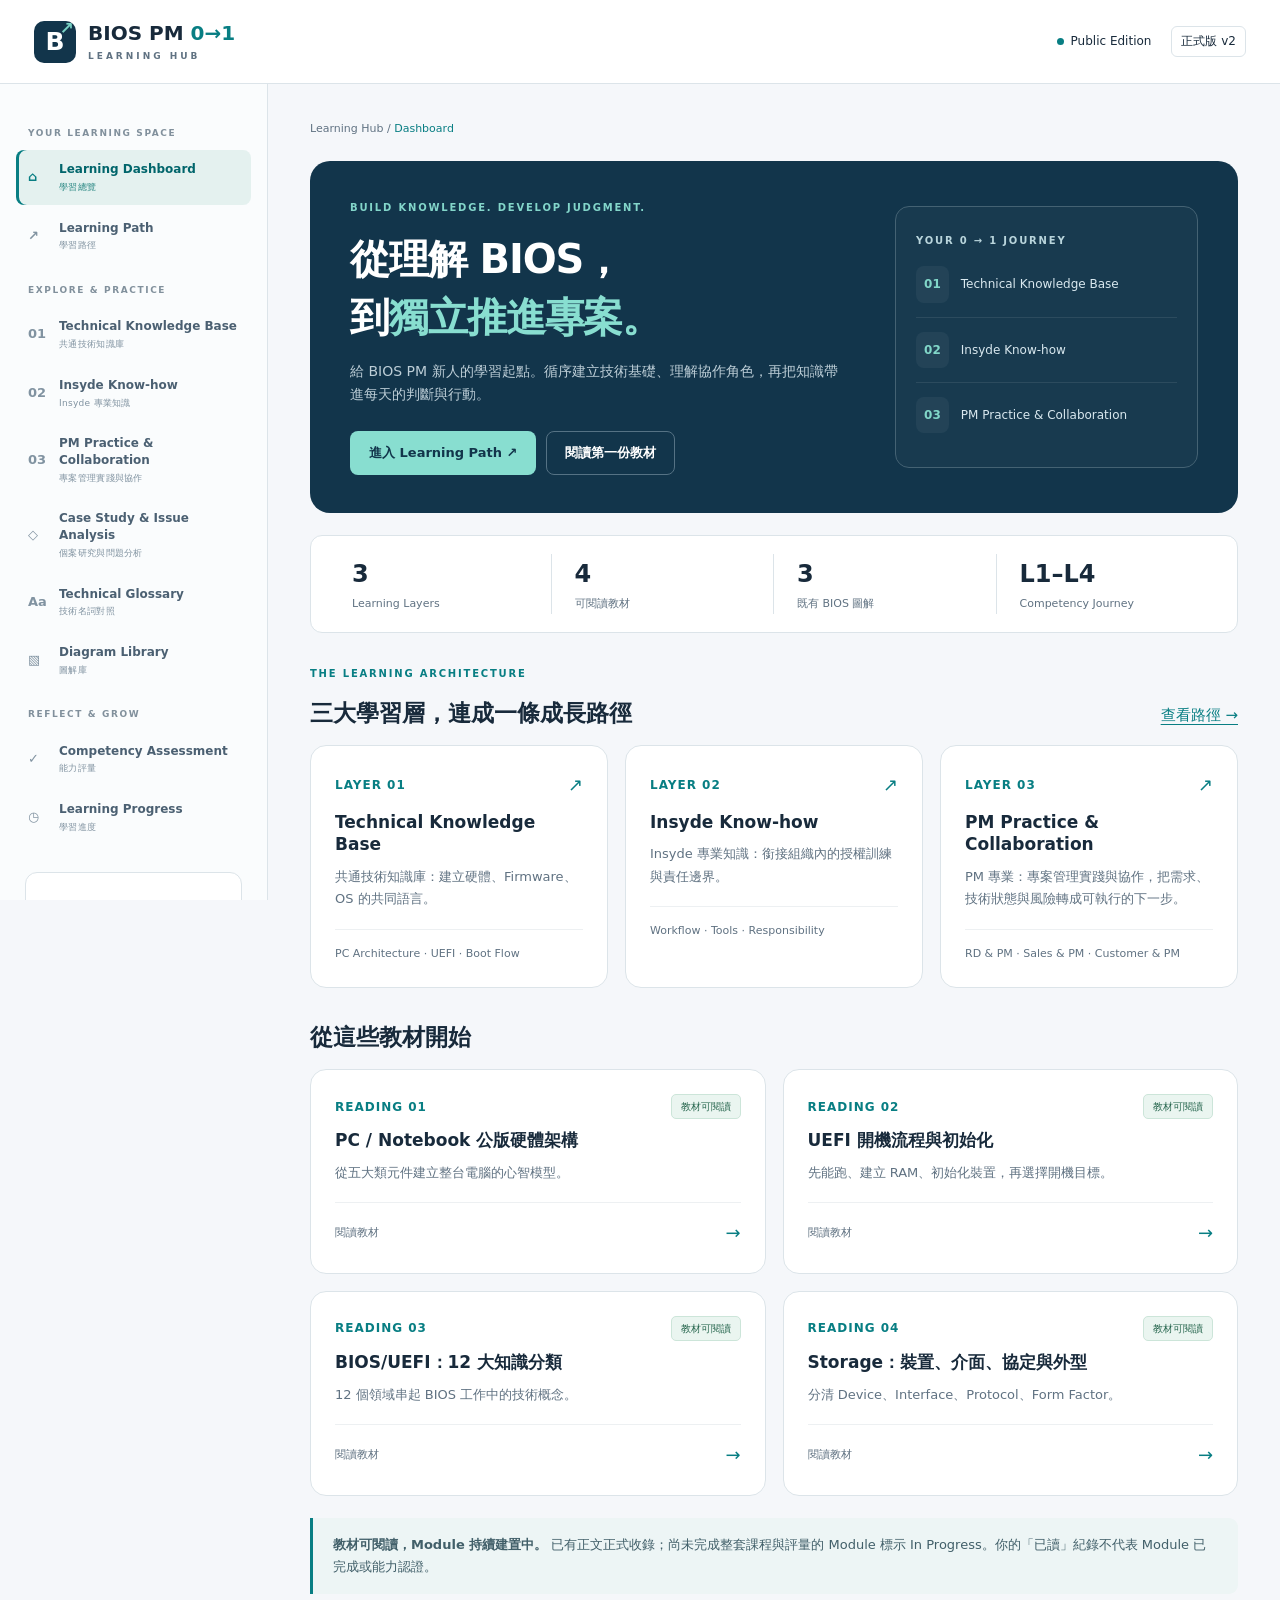
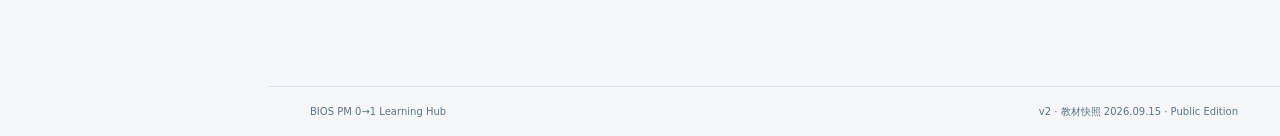
<file: index.html>
<!doctype html>
<html lang="zh-Hant">
<head>
<meta charset="utf-8">
<meta name="viewport" content="width=device-width, initial-scale=1">
<meta name="description" content="BIOS PM 0→1 Learning Hub：從硬體與 UEFI 基礎，到 PM 協作、實務與能力評量。">
<meta name="google" content="notranslate">
<title>BIOS PM 0→1 Learning Hub · v2</title>
<link rel="stylesheet" href="assets/styles.css">
<style>nav a b{display:block;font-weight:700}nav a small{display:block;font-size:9px;font-weight:500;color:#8193a1;margin-top:3px;letter-spacing:.3px}nav a.active small,nav a:hover small{color:#2e8a86}@media(max-width:820px){nav a small{display:none}}</style>
<script defer src="assets/content.js"></script>
<script defer src="assets/app.js"></script>
</head>
<body class="notranslate">
<a class="skip" href="#main" data-scroll="main">跳到主要內容</a>
<header><a class="brand" href="#home"><span class="brandmark">B<span>↗</span></span><span>BIOS PM <b>0→1</b><small>LEARNING HUB</small></span></a><div class="header-right"><span class="public-dot">Public Edition</span><span class="version">正式版 v2</span></div></header>
<div class="shell">
<aside><nav aria-label="主要導覽">
<p class="navlabel">YOUR LEARNING SPACE</p>
<a href="#home" data-nav="home"><span>⌂</span><b>Learning Dashboard<small>學習總覽</small></b></a>
<a href="#path" data-nav="path"><span>↗</span><b>Learning Path<small>學習路徑</small></b></a>
<p class="navlabel">EXPLORE &amp; PRACTICE</p>
<a href="#knowledge" data-nav="knowledge"><span>01</span><b>Technical Knowledge Base<small>共通技術知識庫</small></b></a>
<a href="#insyde" data-nav="insyde"><span>02</span><b>Insyde Know-how<small>Insyde 專業知識</small></b></a>
<a href="#practice" data-nav="practice"><span>03</span><b>PM Practice &amp; Collaboration<small>專案管理實踐與協作</small></b></a>
<a href="#cases" data-nav="cases"><span>◇</span><b>Case Study &amp; Issue Analysis<small>個案研究與問題分析</small></b></a>
<a href="#glossary" data-nav="glossary"><span>Aa</span><b>Technical Glossary<small>技術名詞對照</small></b></a>
<a href="#diagrams" data-nav="diagrams"><span>▧</span><b>Diagram Library<small>圖解庫</small></b></a>
<p class="navlabel">REFLECT &amp; GROW</p>
<a href="#assessment" data-nav="assessment"><span>✓</span><b>Competency Assessment<small>能力評量</small></b></a>
<a href="#progress" data-nav="progress"><span>◷</span><b>Learning Progress<small>學習進度</small></b></a>
</nav><div class="side-note"><span class="tiny">LEARNING PRINCIPLE</span><p>先理解正常流程，<br>再練習判斷問題。</p><small>Know the flow. Find the next step.</small></div></aside>
<main id="main" tabindex="-1"></main>
</div>
<div id="toast" role="status" aria-live="polite"></div>
<noscript><p class="noscript">請開啟 JavaScript 以使用課程、搜尋與評量功能。</p></noscript>
<footer>BIOS PM 0→1 Learning Hub <span>v2 · 教材快照 2026.09.15 · Public Edition</span></footer>
</body>
</html>
</file>
<file: assets/styles.css>
:root{--bg:#f5f7fa;--surface:#fff;--ink:#182a3b;--muted:#607282;--line:#dce4e9;--teal:#087e83;--navy:#12354b;--soft:#eaf5f3;--amber:#956014;--radius:16px}*{box-sizing:border-box}html{scroll-behavior:smooth}body{margin:0;color:var(--ink);background:var(--bg);font-family:"Segoe UI","Microsoft JhengHei",system-ui,sans-serif;font-size:15px;line-height:1.7}a{color:var(--teal);text-underline-offset:4px}button,input,select,textarea{font:inherit}button,a,input,select,textarea{-webkit-tap-highlight-color:transparent}button{cursor:pointer}button:disabled{cursor:default;opacity:.5}:focus-visible{outline:3px solid #dd9f2a;outline-offset:4px}header{height:84px;background:#fff;border-bottom:1px solid var(--line);display:flex;align-items:center;justify-content:space-between;padding:0 34px;position:sticky;top:0;z-index:10}.brand{display:flex;align-items:center;gap:12px;color:var(--ink);text-decoration:none;font-size:20px;font-weight:700;line-height:1.2}.brand b{color:var(--teal)}.brand small{display:block;font-size:9px;letter-spacing:3px;margin-top:6px;color:var(--muted)}.brandmark{background:var(--navy);border-radius:10px;color:white;display:grid;place-items:center;width:42px;height:42px;position:relative;font-size:25px}.brandmark span{position:absolute;right:2px;top:-3px;font-size:17px;color:#79d2c4}.header-right{display:flex;gap:20px;align-items:center;font-size:12px}.public-dot:before{content:"";display:inline-block;width:7px;height:7px;background:var(--teal);border-radius:50%;margin-right:7px}.version{border:1px solid var(--line);border-radius:6px;padding:4px 9px}.shell{display:grid;grid-template-columns:268px minmax(0,1fr);min-height:calc(100vh - 134px)}aside{border-right:1px solid var(--line);padding:22px 16px;background:#fafcfd;position:sticky;top:84px;height:calc(100vh - 84px);overflow:auto}nav a{display:flex;align-items:center;gap:10px;text-decoration:none;padding:11px 12px;font-size:12px;font-weight:600;line-height:1.4;color:#4b6072;border-radius:8px;margin-bottom:4px}nav a span{font-size:13px;min-width:21px;color:#8193a1}nav a.active,nav a:hover{background:#e4f1ef;color:#00656b}nav a.active{box-shadow:inset 3px 0 var(--teal)}nav a.active span{color:var(--teal)}.navlabel{font-size:9px;letter-spacing:1.6px;color:#81909c;margin:20px 12px 9px;font-weight:700}.side-note{border:1px solid var(--line);border-radius:12px;padding:18px;margin:28px 9px 12px;background:white}.side-note p{margin:7px 0;font-weight:600;font-size:14px}.side-note small{font-size:9px;color:var(--muted)}.tiny,.eyebrow{font-size:10px;letter-spacing:1.8px;font-weight:700;color:var(--teal)}main{padding:36px 42px 70px;max-width:1500px;width:100%;margin:auto;align-self:start}.breadcrumb{font-size:11px;color:var(--muted);margin-bottom:22px}.breadcrumb span{color:var(--teal)}h1,h2,h3,h4{line-height:1.35}h1{font-size:36px;letter-spacing:-1.1px;margin:10px 0 16px}h2{font-size:23px;margin:0 0 12px}h3{font-size:17px;margin:10px 0}p{margin:8px 0 16px}.muted{color:var(--muted)}.hero{background:var(--navy);border-radius:20px;padding:38px 40px;color:white;display:grid;grid-template-columns:1.35fr .8fr;gap:34px;overflow:hidden}.hero .eyebrow{color:#83d6ca}.hero h1{font-size:40px;line-height:1.45;margin:14px 0}.hero p{color:#bdced7;font-size:14px;max-width:490px}.hero .accent{color:#88ded0}.actions{display:flex;flex-wrap:wrap;gap:10px;margin-top:24px}.btn{display:inline-block;border:1px solid transparent;border-radius:8px;background:var(--teal);color:white;padding:10px 18px;text-decoration:none;font-size:13px;font-weight:600}.btn:hover{filter:brightness(.95)}.btn.light{background:#88ded0;color:#12354b}.btn.secondary{background:white;color:var(--ink);border-color:var(--line)}.hero .btn.secondary{background:transparent;color:#fff;border-color:#557284}.hero-map{align-self:center;border:1px solid #446273;border-radius:14px;padding:20px;background:#ffffff06}.hero-map .tiny{color:#b9d5dc}.journey-item{display:flex;align-items:center;gap:12px;padding:14px 0;border-bottom:1px solid #ffffff16;font-size:12px;color:#d9e8ef}.journey-item:last-child{border:0}.journey-item b{font-size:12px;color:#81d6c8;background:#ffffff0c;border-radius:8px;padding:8px}.metrics{display:grid;grid-template-columns:repeat(4,1fr);margin:22px 0 32px;background:#fff;border:1px solid var(--line);border-radius:12px;padding:18px}.metric{border-right:1px solid var(--line);padding:0 23px}.metric:last-child{border:0}.metric strong{font-size:24px;margin-right:8px;font-weight:700}.metric span{font-size:11px;color:var(--muted);display:block}.section{margin-top:34px}.section-heading{display:flex;align-items:end;justify-content:space-between;gap:14px;margin:0 0 16px}.section-heading h2{margin:0}.section-heading p{margin:0;font-size:12px}.grid{display:grid;grid-template-columns:repeat(2,minmax(0,1fr));gap:17px}.grid.three{grid-template-columns:repeat(3,minmax(0,1fr))}.card{border:1px solid var(--line);background:white;border-radius:var(--radius);padding:24px;min-width:0}.card-link{text-decoration:none;color:var(--ink);display:block;transition:transform .15s,border-color .15s}.card-link:hover{transform:translateY(-3px);border-color:#6cb9af}.card p{font-size:13px;color:var(--muted)}.card-top{display:flex;justify-content:space-between;align-items:center;gap:12px}.index{font-size:12px;letter-spacing:1px;font-weight:700;color:var(--teal)}.badge{font-size:10px;padding:3px 9px;white-space:nowrap;display:inline-block;border-radius:5px;background:#fff3dd;color:#80500b;border:1px solid #efdcbc}.badge.ready{background:#eaf5f0;color:#28674f;border-color:#cce5d9}.badge.neutral{background:#f1f4f6;color:#526475;border-color:#dce4e9}.card-foot{display:flex;justify-content:space-between;align-items:center;border-top:1px solid #edf0f2;padding-top:15px;margin-top:18px;font-size:11px;color:var(--muted)}.arrow{color:var(--teal);font-size:18px}.note{background:#edf5f5;border-left:3px solid var(--teal);padding:16px 20px;font-size:13px;border-radius:0 9px 9px 0;color:#415f69;margin:22px 0}.note.amber{background:#fff8eb;border-color:#d8ab50;color:#755a2c}.module-list{display:grid;gap:12px}.module-row{display:flex;gap:18px;align-items:center;background:white;border:1px solid var(--line);padding:18px 22px;border-radius:12px;color:var(--ink);text-decoration:none}.module-row:hover{border-color:#78bcb5}.module-row .grow{flex:1;min-width:0}.module-row h3{font-size:15px;margin:0 0 4px}.module-row p{font-size:12px;color:var(--muted);margin:0}.module-row .index{font-size:18px}.toolbar{display:flex;gap:12px;flex-wrap:wrap;margin:22px 0}input[type=search],select,textarea{border:1px solid #b8c8d1;border-radius:8px;background:white;padding:11px 14px;color:var(--ink)}input[type=search]{flex:1;min-width:160px}textarea{display:block;width:100%;min-height:180px;resize:vertical}label.field{display:block;font-size:12px;font-weight:600;margin:20px 0 7px}.doc-layout{display:grid;grid-template-columns:minmax(0,1fr) 220px;gap:24px}.doc{background:white;border:1px solid var(--line);border-radius:16px;padding:32px;min-width:0}.doc h2{margin-top:32px;font-size:21px;padding-top:12px;border-top:1px solid var(--line)}.doc h3{margin-top:24px}.doc p,.doc li{font-size:14px;line-height:1.95}.doc ul,.doc ol{padding-left:24px}.doc li{margin:6px 0}.doc blockquote{border-left:3px solid var(--teal);margin:18px 0;padding:12px 16px;background:var(--soft)}.callout{padding:17px 20px;background:var(--soft);border-radius:10px;margin:18px 0}.callout p:last-child{margin:0}.table-scroll{overflow:auto;margin:20px 0}table{width:100%;border-collapse:collapse;font-size:12px;line-height:1.8}td,th{text-align:left;vertical-align:top;border:1px solid var(--line);padding:12px;min-width:110px}tr:first-child{background:#edf3f5;font-weight:600}code{font-size:12px;background:#edf3f5;padding:2px 5px;border-radius:4px;overflow-wrap:anywhere}.diagram{margin:20px 0}.diagram img{display:block;width:100%;height:auto;border:1px solid var(--line);border-radius:10px}.diagram a{display:block}.diagram figcaption{font-size:11px;color:var(--muted);margin-top:9px}.toc{position:sticky;top:110px;align-self:start;font-size:12px}.toc a{display:block;text-decoration:none;color:var(--muted);border-left:2px solid var(--line);padding:7px 12px}.toc a:hover{color:var(--teal);border-color:var(--teal)}.toc .btn{color:white;margin-top:18px}.flow{display:flex;gap:9px;flex-wrap:wrap;align-items:center;margin:17px 0}.flow span{border:1px solid var(--line);padding:8px 12px;border-radius:7px;background:#f5f9fa;font-size:12px}.flow .connector{padding:0;border:0;background:none;color:var(--teal)}.step-tabs{display:flex;flex-wrap:wrap;gap:8px}.step-tabs button{background:white;border:1px solid var(--line);border-radius:8px;padding:9px 14px;color:var(--ink)}.step-tabs button.selected{background:var(--navy);color:white}.step-detail{min-height:105px;background:#eff7f6;border-radius:9px;padding:18px;margin-top:12px}.quiz fieldset{border:1px solid var(--line);border-radius:10px;padding:18px;margin:18px 0}.quiz legend{font-weight:600;font-size:14px;padding:0 7px}.option{display:flex;gap:10px;align-items:start;border:1px solid var(--line);padding:11px;border-radius:8px;margin:7px 0;font-size:13px;cursor:pointer}.option:has(input:checked){border-color:var(--teal);background:#edf7f4}.feedback{font-size:13px;padding:10px;border-radius:6px;margin-top:8px}.feedback.ok{background:#e7f5ed;color:#226343}.feedback.no{background:#fff0e5;color:#934317}.empty{text-align:center;padding:50px 20px;color:var(--muted);grid-column:1/-1}.gloss-term{font-size:18px;color:var(--navy)}.gloss-card p{font-size:13px}.gloss-count{font-size:12px;color:var(--muted)}progress{width:100%;height:8px;accent-color:var(--teal)}.progress-row{display:flex;justify-content:space-between;font-size:12px;margin-top:10px}.level-num{font-size:30px;color:var(--teal);font-weight:700}.rubric{font-size:12px}.rubric label{display:block;margin:10px 0}.rubric input{margin-right:7px}.read-status{font-size:12px;color:var(--teal);margin:12px 0}.diagram-card img{width:100%;aspect-ratio:3/2;object-fit:contain;background:#f8fafb;border-radius:9px;border:1px solid var(--line)}footer{margin-left:268px;border-top:1px solid var(--line);padding:16px 42px;font-size:10px;color:var(--muted);display:flex;justify-content:space-between}#toast{position:fixed;bottom:24px;right:24px;background:var(--navy);color:white;padding:12px 20px;border-radius:10px;z-index:40;display:none}.skip{position:fixed;left:12px;top:-80px;background:white;z-index:100;padding:8px}.skip:focus{top:8px}.noscript{padding:20px}details{margin:12px 0}summary{cursor:pointer;color:var(--teal);font-size:13px;font-weight:600}.release-note{font-size:11px}.quiz-actions{display:flex;align-items:center;gap:10px;flex-wrap:wrap}#main{scroll-margin-top:100px}h2[id]{scroll-margin-top:105px}
@media(min-width:1500px){main{padding-left:55px;padding-right:55px}.hero h1{font-size:46px}}
@media(max-width:1150px){.shell{grid-template-columns:230px minmax(0,1fr)}main{padding:28px}.hero{padding:28px;gap:20px}.hero h1{font-size:32px}.grid.three{grid-template-columns:repeat(2,minmax(0,1fr))}.doc-layout{grid-template-columns:1fr}.toc{position:static;order:-1;display:flex;flex-wrap:wrap;gap:5px}.toc .tiny{width:100%}.toc a{font-size:11px}.metric{padding:0 13px}footer{margin-left:230px}}
@media(max-width:820px){header{padding:0 20px;height:72px}.shell{grid-template-columns:1fr}aside{position:static;height:auto;padding:10px;border-right:0;border-bottom:1px solid var(--line)}nav{display:flex;overflow:auto;gap:6px}nav a{flex-shrink:0;margin:0;padding:10px;font-size:11px}.navlabel,.side-note{display:none}main{padding:24px}.hero{grid-template-columns:1fr}.hero-map{display:none}.hero h1{font-size:34px}.doc{padding:22px}footer{margin-left:0;padding:16px 24px}.header-right{gap:10px}.metric strong{font-size:23px}.module-row{padding:16px;gap:12px}.doc-layout{gap:12px}}
@media(max-width:520px){main{padding:18px 15px 50px}.hero{padding:27px 23px;border-radius:14px}.hero h1{font-size:29px}.hero p{font-size:13px}.grid,.grid.three{grid-template-columns:1fr}.metrics{grid-template-columns:repeat(2,1fr);gap:16px;padding:16px}.metric:nth-child(2){border:0}.metric span{font-size:10px}.metric strong{font-size:24px}.brand{font-size:17px}.brandmark{width:35px;height:35px}.public-dot{display:none}.version{font-size:10px}h1{font-size:29px}.section-heading{align-items:start;flex-direction:column;gap:3px}.module-row{flex-wrap:wrap}.module-row .grow{flex-basis:70%}.module-row>.badge{margin-left:30px}.card{padding:21px}.doc{padding:18px}.doc h2{font-size:19px}.toc a{padding:5px 8px}.toolbar{flex-direction:column}footer{display:block}footer span{display:block}.btn{padding:10px 14px}td,th{padding:9px}#toast{right:15px;left:15px}}
@media(prefers-reduced-motion:reduce){html{scroll-behavior:auto}*{transition:none!important}}
@media print{header,aside,footer,.toc,.actions,.toolbar,.quiz{display:none}.shell,.doc-layout{display:block}main{padding:0}.doc,.card{border:0}body{background:white}.hero{background:white;color:black}.hero p{color:black}a{color:black}details{display:block}}
</file>
